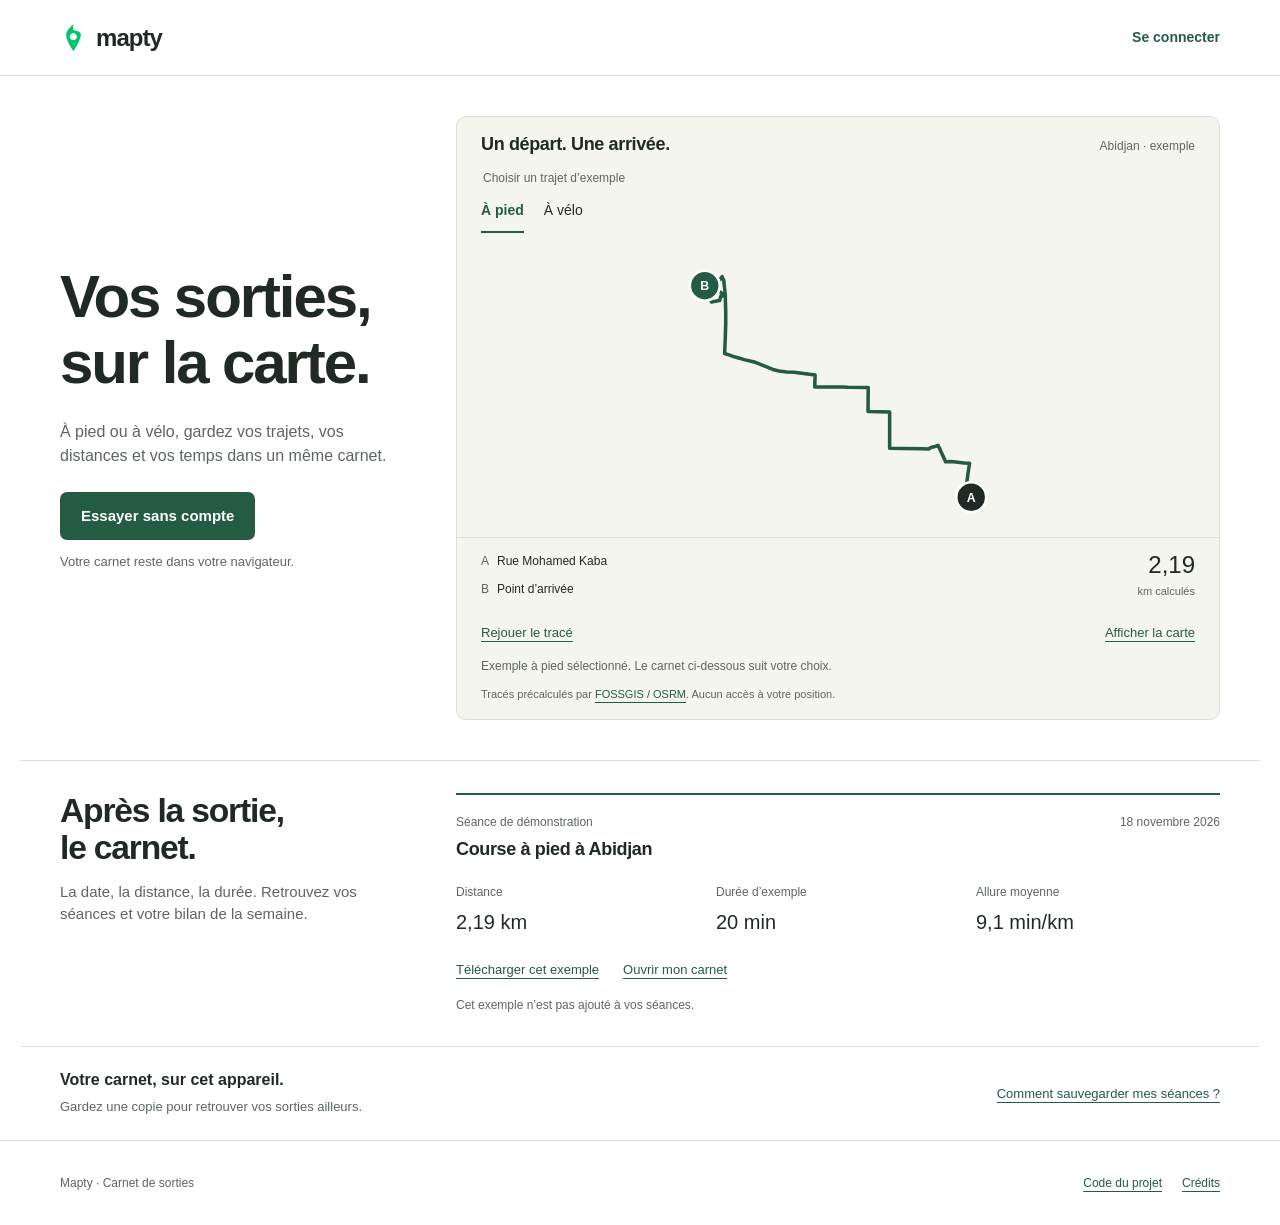
<file: index.html>
<!doctype html>
<html lang="fr"><head><meta charset="utf-8"><meta name="viewport" content="width=device-width,initial-scale=1"><meta name="referrer" content="strict-origin-when-cross-origin"><meta name="description" content="Mapty : essayez un trajet à pied ou à vélo, puis gardez vos sorties dans votre carnet."><title>Mapty · Vos sorties, sur la carte</title><link rel="icon" href="icon.png"><link rel="stylesheet" href="accueil.css?v=vivant-2"><script type="module" src="accueil.js?v=vivant-2"></script></head>
<body class="home-live">
<a class="skip-link" href="#contenu">Aller au contenu</a>
<header class="site-header"><a class="brand" href="index.html" aria-label="Mapty, accueil"><img src="icon.png" width="27" height="27" alt="">mapty</a><nav aria-label="Navigation principale"><a href="connexion.html">Se connecter</a></nav></header>
<main id="contenu">
  <section class="hero wrap" aria-labelledby="titre-accueil">
    <div class="hero-copy"><h1 id="titre-accueil">Vos sorties,<br>sur la carte.</h1><p>À pied ou à vélo, gardez vos trajets, vos distances et vos temps dans un même carnet.</p><a class="button primary" href="journal.html">Essayer sans compte</a><p class="small-note">Votre carnet reste dans votre navigateur.</p></div>
    <section class="route-demo" aria-labelledby="demo-title">
      <div class="demo-heading"><h2 id="demo-title">Un départ. Une arrivée.</h2><span>Abidjan · exemple</span></div>
      <fieldset class="demo-sports" disabled><legend>Choisir un trajet d’exemple</legend><label><input type="radio" name="demo-sport" value="running" checked><span>À pied</span></label><label><input type="radio" name="demo-sport" value="cycling"><span>À vélo</span></label></fieldset>
      <div class="demo-stage"><svg class="demo-svg" viewBox="0 0 600 340" role="img" aria-label="Aperçu du trajet A/B à Abidjan"><path id="route-guide" fill="none" stroke="#c6d6c9" stroke-width="3"/><path id="route-line" fill="none" stroke="#245b43" stroke-width="4" stroke-linecap="round" stroke-linejoin="round"/><g id="pin-a"><circle r="17" fill="#202923" stroke="white" stroke-width="3"/><text y="5" text-anchor="middle" fill="white" font-size="14" font-weight="600">A</text></g><g id="pin-b"><circle r="17" fill="#245b43" stroke="white" stroke-width="3"/><text y="5" text-anchor="middle" fill="white" font-size="14" font-weight="600">B</text></g></svg><div id="demo-map" aria-label="Carte du trajet d’exemple" hidden></div><p id="map-error" class="demo-map-error" role="status" hidden></p></div>
      <div class="route-readout"><p><span>A</span><strong id="demo-start">Départ</strong></p><p><span>B</span><strong id="demo-end">Arrivée</strong></p><p class="route-distance"><strong id="demo-distance">…</strong><span>km calculés</span></p></div>
      <div class="demo-actions"><button type="button" id="replay-route" class="text-action" disabled>Rejouer le tracé</button><button type="button" id="show-demo-map" class="text-action" disabled>Afficher la carte</button></div>
      <p id="demo-status" class="demo-status" role="status">Chargement des trajets d’exemple…</p><p class="demo-source">Tracés précalculés par <a href="https://routing.openstreetmap.de/about.html" target="_blank" rel="noopener">FOSSGIS / OSRM</a>. Aucun accès à votre position.</p>
    </section>
  </section>
  <section class="journal-demo wrap" aria-labelledby="titre-carnet">
    <div class="journal-intro"><h2 id="titre-carnet">Après la sortie,<br>le carnet.</h2><p>La date, la distance, la durée. Retrouvez vos séances et votre bilan de la semaine.</p></div>
    <article class="sample-session" aria-labelledby="sample-title"><div class="sample-title-row"><div><p class="sample-label">Séance de démonstration</p><h3 id="sample-title">Course à pied à Abidjan</h3></div><span class="sample-date">18 novembre 2026</span></div><dl><div><dt>Distance</dt><dd id="sample-distance">…</dd></div><div><dt>Durée d’exemple</dt><dd id="sample-duration">…</dd></div><div><dt id="sample-rate-label">Allure moyenne</dt><dd id="sample-rate">…</dd></div></dl><div class="sample-actions"><button type="button" id="download-sample" class="text-action" disabled>Télécharger cet exemple</button><a href="journal.html">Ouvrir mon carnet</a></div><p class="sample-disclaimer">Cet exemple n’est pas ajouté à vos séances.</p></article>
  </section>
  <section class="storage-strip wrap" aria-labelledby="titre-sauvegarde"><div><h2 id="titre-sauvegarde">Votre carnet, sur cet appareil.</h2><p>Gardez une copie pour retrouver vos sorties ailleurs.</p></div><details class="save-help"><summary>Comment sauvegarder mes séances ?</summary><p>Dans le carnet : <strong>Options</strong>, puis <strong>Exporter mes séances</strong>. Conservez le fichier. Sur un autre navigateur, choisissez <strong>Importer une sauvegarde</strong>.</p></details></section>
</main>
<footer class="site-footer"><span>Mapty · Carnet de sorties</span><nav aria-label="Informations"><a href="https://github.com/v2r2y2/mapty-portfolio" target="_blank" rel="noopener">Code du projet</a><a href="credits.html">Crédits</a></nav></footer>
</body></html>
</file>
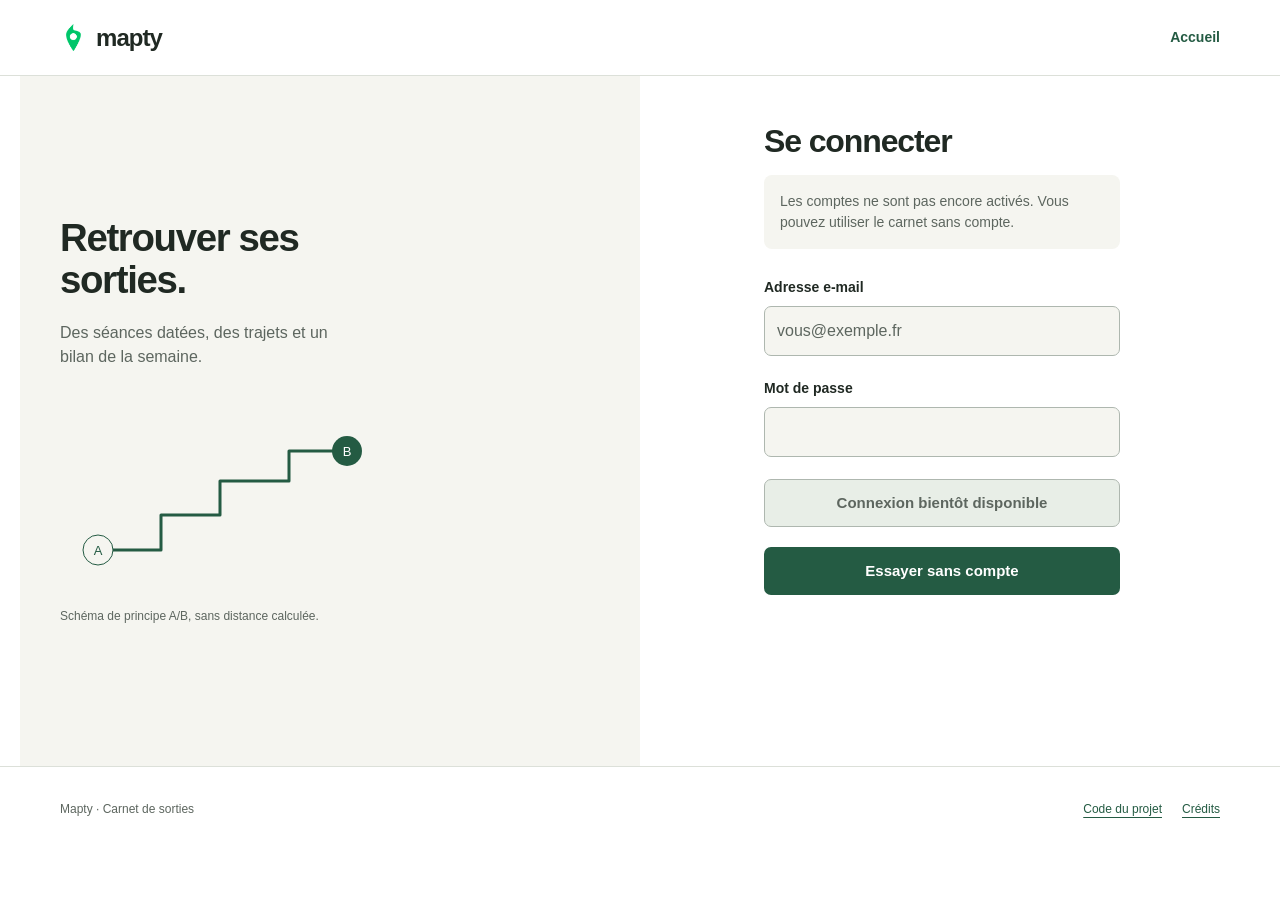
<file: connexion.html>
<!doctype html><html lang="fr"><head><meta charset="utf-8"><meta name="viewport" content="width=device-width,initial-scale=1"><title>Connexion · Mapty</title><link rel="icon" href="icon.png"><link rel="stylesheet" href="accueil.css?v=accueil-1"><script src="connexion.js?v=accueil-1" defer></script></head><body>
<a class="skip-link" href="#connexion">Aller au contenu</a>
<header class="site-header"><a class="brand" href="index.html"><img src="icon.png" width="27" height="27" alt="">mapty</a><nav aria-label="Navigation principale"><a href="index.html">Accueil</a></nav></header>
<main class="login-layout wrap" id="connexion"><aside class="login-story"><h2>Retrouver ses sorties.</h2><p>Des séances datées, des trajets et un bilan de la semaine.</p><figure class="route-example"><svg viewBox="0 0 340 190" aria-hidden="true"><path d="M38 145H101V110H160V76H229V46H287" fill="none" stroke="currentColor" stroke-width="3" stroke-linejoin="round"/><circle cx="38" cy="145" r="15" fill="#f5f5f0" stroke="currentColor"/><text x="38" y="150" text-anchor="middle" font-size="13" fill="currentColor">A</text><circle cx="287" cy="46" r="15" fill="#245b43"/><text x="287" y="51" text-anchor="middle" font-size="13" fill="white">B</text></svg><figcaption>Schéma de principe A/B, sans distance calculée.</figcaption></figure></aside>
<section class="login-panel" aria-labelledby="titre-connexion"><h1 id="titre-connexion">Se connecter</h1><p class="account-notice" id="account-notice">Les comptes ne sont pas encore activés. Vous pouvez utiliser le carnet sans compte.</p><form class="unavailable-form" aria-describedby="account-notice"><label for="email">Adresse e-mail</label><input id="email" type="email" disabled placeholder="vous@exemple.fr"><label for="password">Mot de passe</label><input id="password" type="password" disabled><button class="button" type="submit" disabled>Connexion bientôt disponible</button></form><a class="button primary" href="journal.html">Essayer sans compte</a></section></main>
<footer class="site-footer"><span>Mapty · Carnet de sorties</span><nav aria-label="Informations"><a href="https://github.com/v2r2y2/mapty-portfolio" target="_blank" rel="noopener">Code du projet</a><a href="credits.html">Crédits</a></nav></footer></body></html>
</file>
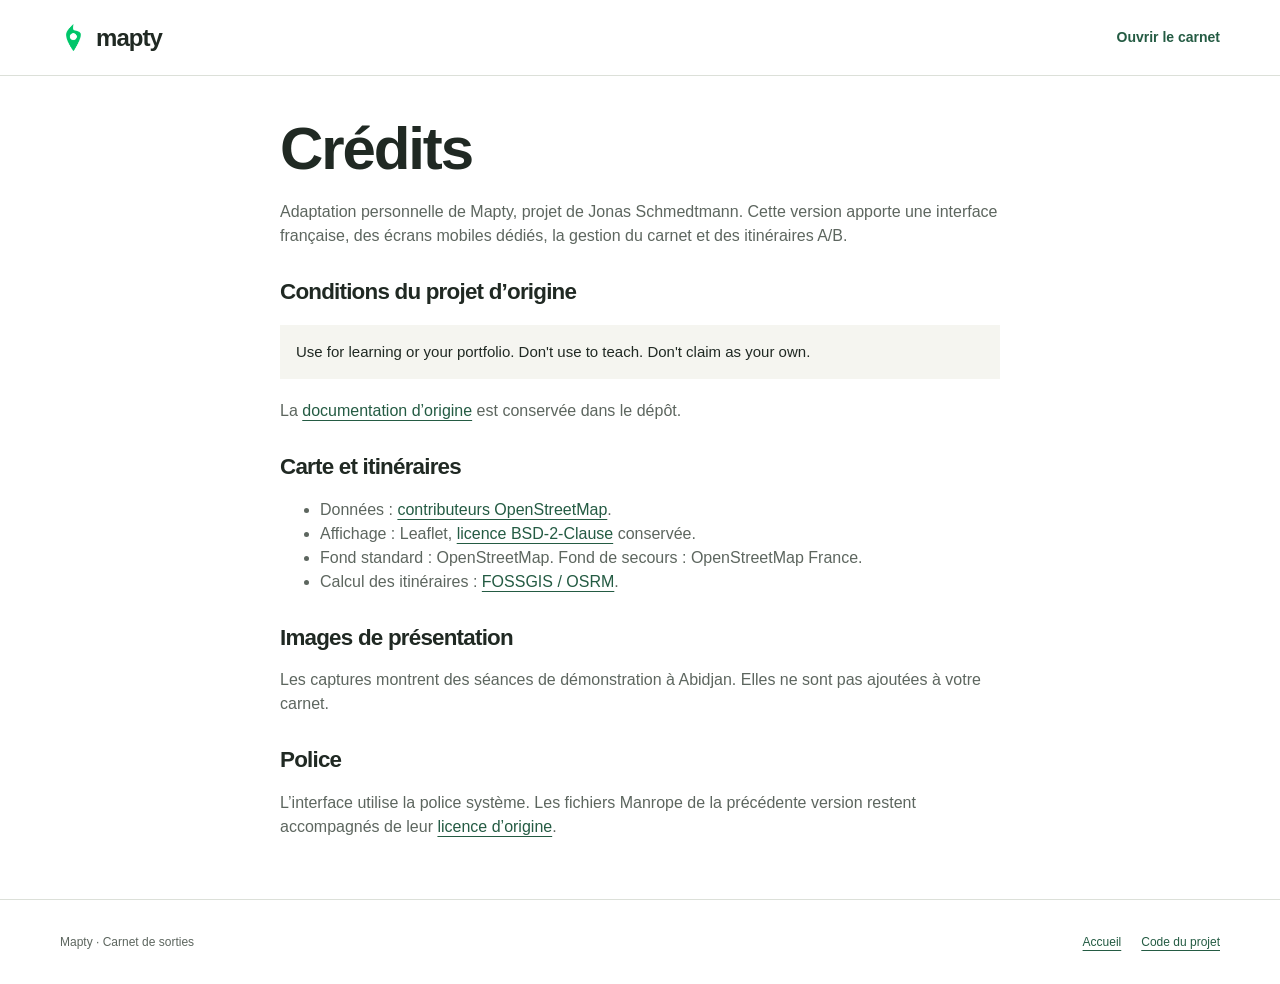
<file: credits.html>
<!doctype html><html lang="fr"><head><meta charset="utf-8"><meta name="viewport" content="width=device-width,initial-scale=1"><title>Crédits · Mapty</title><link rel="icon" href="icon.png"><link rel="stylesheet" href="accueil.css?v=accueil-1"></head><body><header class="site-header"><a class="brand" href="index.html"><img src="icon.png" width="27" height="27" alt="">mapty</a><nav aria-label="Navigation principale"><a href="journal.html">Ouvrir le carnet</a></nav></header><main class="credits-content wrap"><h1>Crédits</h1><p>Adaptation personnelle de Mapty, projet de Jonas Schmedtmann. Cette version apporte une interface française, des écrans mobiles dédiés, la gestion du carnet et des itinéraires A/B.</p><h2>Conditions du projet d’origine</h2><blockquote>Use for learning or your portfolio. Don't use to teach. Don't claim as your own.</blockquote><p>La <a href="https://github.com/v2r2y2/mapty-portfolio/blob/main/COURSE_README.md" target="_blank" rel="noopener">documentation d’origine</a> est conservée dans le dépôt.</p><h2>Carte et itinéraires</h2><ul><li>Données : <a href="https://www.openstreetmap.org/copyright" target="_blank" rel="noopener">contributeurs OpenStreetMap</a>.</li><li>Affichage : Leaflet, <a href="vendor/leaflet/LICENSE">licence BSD-2-Clause</a> conservée.</li><li>Fond standard : OpenStreetMap. Fond de secours : OpenStreetMap France.</li><li>Calcul des itinéraires : <a href="https://routing.openstreetmap.de/about.html" target="_blank" rel="noopener">FOSSGIS / OSRM</a>.</li></ul><h2>Images de présentation</h2><p>Les captures montrent des séances de démonstration à Abidjan. Elles ne sont pas ajoutées à votre carnet.</p><h2>Police</h2><p>L’interface utilise la police système. Les fichiers Manrope de la précédente version restent accompagnés de leur <a href="vendor/fonts/OFL.txt">licence d’origine</a>.</p></main><footer class="site-footer"><span>Mapty · Carnet de sorties</span><nav aria-label="Informations"><a href="index.html">Accueil</a><a href="https://github.com/v2r2y2/mapty-portfolio" target="_blank" rel="noopener">Code du projet</a></nav></footer></body></html>
</file>
<file: accueil.css>
:root {
  color-scheme: light;
  --paper:#f5f5f0; --surface:#fff; --ink:#202923; --muted:#5d665f;
  --line:#dce0d9; --accent:#245b43; --focus:#98500e;
  font:100%/1.5 -apple-system,BlinkMacSystemFont,'Helvetica Neue',Arial,sans-serif;
}
* { box-sizing:border-box; }
body { margin:0; color:var(--ink); background:var(--surface); }
button,input { font:inherit; }
a { color:var(--accent); text-underline-offset:4px; }
a[href],button,summary { cursor:pointer; }
button,a { touch-action:manipulation; }
:focus-visible { outline:3px solid var(--focus); outline-offset:4px; }
::selection { background:#d0e4d2; color:var(--ink); }
[hidden] { display:none!important; }
h1,h2,p,figure { margin:0; }
h1,h2 { letter-spacing:-.035em; line-height:1.1; font-weight:650; }
h1 { font-size:2.5rem; }
h2 { font-size:2rem; }
img { max-width:100%; height:auto; display:block; }
.skip-link { position:absolute; left:16px; top:-100px; z-index:10; background:white; padding:12px; }
.skip-link:focus { top:8px; }
.site-header { min-height:76px; border-bottom:1px solid var(--line); display:flex; align-items:center; justify-content:space-between; gap:20px; padding:12px 24px; }
.site-header { flex-wrap:wrap; }
.brand { display:flex; gap:9px; align-items:center; min-height:44px; color:var(--ink); text-decoration:none; font-size:1.5rem; font-weight:650; letter-spacing:-.04em; }
.brand img { width:27px; height:27px; }
.site-header nav a { display:flex; align-items:center; min-height:44px; font-size:.875rem; font-weight:550; text-decoration:none; }
.site-header nav a:hover { text-decoration:underline; }
.wrap { max-width:1240px; margin-inline:auto; padding-inline:24px; }
.hero { padding-top:40px; padding-bottom:40px; }
.hero-copy>p { margin-top:24px; color:var(--muted); max-width:38ch; }
.button { display:inline-flex; justify-content:center; align-items:center; min-height:48px; border:1px solid transparent; border-radius:7px; padding:11px 20px; font-size:.9375rem; font-weight:600; text-decoration:none; }
.primary { background:var(--accent); color:white; }
.primary:hover { background:#194833; }
.button:active:not(:disabled) { transform:translateY(1px); }
.hero-copy>.button { margin-top:24px; }
.hero-copy>.small-note { font-size:.8125rem; margin-top:12px; }
figcaption { color:var(--muted); font-size:.75rem; margin-top:12px; }
.save-help summary { display:flex; align-items:center; min-height:44px; font-size:.875rem; color:var(--accent); text-decoration:underline; text-underline-offset:4px; }
.save-help summary:hover { color:var(--ink); }
.save-help p { font-size:.875rem; padding-top:12px; }
.site-footer { border-top:1px solid var(--line); display:flex; flex-wrap:wrap; align-items:center; justify-content:space-between; gap:16px; padding:20px 24px; font-size:.75rem; color:var(--muted); }
.site-footer nav { display:flex; gap:20px; flex-wrap:wrap; }
.site-footer a { display:inline-flex; min-height:44px; align-items:center; }
.login-layout { padding-top:36px; padding-bottom:48px; }
.login-story { display:none; }
.login-panel { max-width:400px; margin:auto; }
.login-panel h1 { font-size:2rem; }
.account-notice { margin-top:16px; background:var(--paper); padding:16px; border-radius:8px; color:var(--muted); font-size:.875rem; }
.account-notice a { display:inline-flex; align-items:center; min-height:44px; }
.unavailable-form { margin-top:28px; }
.unavailable-form label { display:block; font-weight:550; font-size:.875rem; margin-bottom:8px; }
.unavailable-form input { width:100%; min-width:0; min-height:48px; padding:12px; border:1px solid #aeb7af; border-radius:7px; margin-bottom:22px; color:var(--muted); background:var(--paper); font-size:1rem; }
.unavailable-form input::placeholder { color:var(--muted); opacity:1; }
.unavailable-form button { width:100%; background:#e8eee7; color:var(--muted); cursor:not-allowed; border-color:#aeb7af; }
.login-panel>.button { width:100%; margin-top:20px; }
.route-example { color:var(--accent); margin-top:36px; max-width:340px; }
.route-example svg { width:100%; height:190px; display:block; }
.credits-content { padding-top:40px; padding-bottom:60px; max-width:800px; }
.credits-content h2 { font-size:1.4rem; margin-top:32px; }
.credits-content p,.credits-content ul { margin-top:18px; color:var(--muted); }
.credits-content blockquote { margin:20px 0; padding:16px; background:var(--paper); font-size:.9375rem; }
@media(min-width:650px) {
  .site-header,.site-footer { padding-inline:40px; }
  .wrap { padding-inline:40px; }
  .hero { padding-top:56px; padding-bottom:56px; }
  h1 { font-size:3.5rem; }
  .hero-copy { max-width:640px; }
  .login-layout { padding-top:60px; padding-bottom:72px; }
  .login-panel { max-width:420px; }
}
@media(min-width:1060px) {
  .site-header,.site-footer { padding-inline:max(40px,calc((100vw - 1160px)/2)); }
  .hero { display:grid; grid-template-columns:340px minmax(0,1fr); gap:56px; align-items:center; padding-top:72px; padding-bottom:64px; }
  h1 { font-size:3.75rem; }
  .login-layout { display:grid; grid-template-columns:1fr 1fr; min-height:690px; padding-block:0; }
  .login-story { display:flex; flex-direction:column; justify-content:center; background:var(--paper); padding:56px 56px 56px 40px; margin-left:-40px; }
  .login-story h2 { max-width:12ch; font-size:2.4rem; }
  .login-story>p { margin-top:20px; color:var(--muted); max-width:34ch; }
  .login-panel { width:100%; max-width:380px; margin:48px auto; padding-left:24px; }
}
@media(prefers-reduced-motion:reduce) { * { scroll-behavior:auto!important; transition:none!important; } .button:active:not(:disabled) { transform:none; } }

/* La démonstration remplace les captures de téléphone et leurs longues sections. */
.home-live .hero { padding-top:32px; padding-bottom:32px; }
.route-demo { background:var(--paper); border:1px solid var(--line); border-radius:10px; margin-top:28px; min-width:0; overflow:hidden; }
.demo-heading { display:flex; justify-content:space-between; align-items:baseline; flex-wrap:wrap; gap:8px 16px; padding:18px 18px 0; }
.demo-heading h2 { font-size:1.125rem; letter-spacing:-.02em; }
.demo-heading>span { color:var(--muted); font-size:.75rem; }
.demo-sports { display:flex; border:0; padding:0 18px; margin:14px 0 0; gap:20px; min-width:0; }
.demo-sports legend { color:var(--muted); font-size:.75rem; margin-bottom:2px; }
.demo-sports label { position:relative; cursor:pointer; }
.demo-sports input { position:absolute; inset:0; opacity:0; margin:0; cursor:pointer; }
.demo-sports label span { display:flex; align-items:center; min-height:44px; border-bottom:2px solid transparent; font-size:.875rem; }
.demo-sports input:checked+span { color:var(--accent); border-color:var(--accent); font-weight:600; }
.demo-sports input:focus-visible+span { outline:3px solid var(--focus); outline-offset:3px; }
.demo-sports:disabled { opacity:.6; }
.demo-stage { position:relative; height:244px; margin-top:4px; }
.demo-svg { display:block; width:100%; height:100%; }
#demo-map { height:100%; width:100%; background:#dce5da; }
.demo-map-error { position:absolute; left:12px; right:12px; bottom:28px; z-index:500; font-size:.8125rem; color:var(--ink); background:white; border-radius:7px; padding:10px 12px; }
.route-readout { display:grid; grid-template-columns:minmax(0,1fr) auto; gap:6px 14px; padding:14px 18px 8px; border-top:1px solid var(--line); }
.route-readout>p:not(.route-distance) { display:flex; align-items:baseline; gap:8px; min-width:0; font-size:.75rem; }
.route-readout>p>span { color:var(--muted); }
.route-readout>p>strong { font-weight:500; overflow-wrap:anywhere; }
.route-readout>.route-distance { grid-column:2; grid-row:1 / 3; text-align:right; align-self:center; }
.route-distance strong { font-size:1.5rem; display:block; line-height:1.1; font-variant-numeric:tabular-nums; }
.route-distance>span { font-size:.6875rem; }
.demo-actions { display:flex; flex-wrap:wrap; justify-content:space-between; gap:0 16px; padding:0 18px; }
.text-action { font:inherit; border:0; background:none; color:var(--accent); padding:8px 0; min-height:44px; font-size:.8125rem; text-decoration:underline; text-underline-offset:4px; }
.text-action:hover:not(:disabled) { color:var(--ink); }
.text-action:disabled { opacity:.5; cursor:not-allowed; }
.demo-status { padding:3px 18px 0; min-height:26px; font-size:.75rem; color:var(--muted); }
.demo-source { padding:6px 18px 16px; color:var(--muted); font-size:.6875rem; }
.demo-pin { background:none; border:0; }
.demo-pin>span { display:grid; place-items:center; width:32px; height:32px; border-radius:50%; color:white; background:var(--ink); border:3px solid white; font-size:13px; font-weight:600; }
.demo-pin-b>span { background:var(--accent); }
.route-demo .leaflet-control-zoom a { width:44px; height:44px; line-height:44px; }
.journal-demo { padding-top:28px; padding-bottom:28px; border-top:1px solid var(--line); }
.journal-intro h2 { font-size:1.7rem; }
.journal-intro>p { color:var(--muted); font-size:.9375rem; max-width:40ch; margin-top:14px; }
.sample-session { min-width:0; margin-top:24px; border-top:2px solid var(--accent); padding-top:18px; }
.sample-title-row { display:flex; justify-content:space-between; gap:10px 20px; flex-wrap:wrap; }
.sample-label,.sample-date { color:var(--muted); font-size:.75rem; }
.sample-title-row h3 { margin:7px 0 0; font-size:1.125rem; line-height:1.3; letter-spacing:-.02em; font-weight:600; }
.sample-session dl { display:grid; grid-template-columns:repeat(2,minmax(0,1fr)); gap:16px; margin:22px 0 10px; }
.sample-session dl>div:last-child { grid-column:1 / -1; }
.sample-session dt { color:var(--muted); font-size:.75rem; }
.sample-session dd { margin:6px 0 0; font-size:1.25rem; font-variant-numeric:tabular-nums; overflow-wrap:anywhere; }
.sample-actions { display:flex; flex-wrap:wrap; align-items:center; gap:0 24px; }
.sample-actions a { display:inline-flex; align-items:center; min-height:44px; font-size:.8125rem; }
.sample-disclaimer { color:var(--muted); font-size:.75rem; margin-top:5px; }
.storage-strip { display:flex; flex-wrap:wrap; justify-content:space-between; gap:16px 30px; padding-top:24px; padding-bottom:24px; border-top:1px solid var(--line); }
.storage-strip h2 { font-size:1rem; letter-spacing:0; }
.storage-strip>div>p { color:var(--muted); font-size:.8125rem; margin-top:8px; }
.storage-strip .save-help { max-width:54ch; }
.storage-strip .save-help summary { font-size:.8125rem; }
@media(min-width:650px) {
  .home-live .hero { padding-top:40px; padding-bottom:40px; }
  .home-live .hero-copy { max-width:640px; }
  .demo-stage { height:310px; }
  .demo-heading,.demo-sports { padding-inline:24px; }
  .route-readout,.demo-actions { padding-inline:24px; }
  .demo-status { padding-inline:24px; }
  .demo-source { padding-inline:24px; }
  .sample-session dl { grid-template-columns:repeat(3,minmax(0,1fr)); }
  .sample-session dl>div:last-child { grid-column:auto; }
  .journal-demo { display:grid; grid-template-columns:minmax(0,.8fr) minmax(0,1.4fr); gap:40px; align-items:start; padding-block:32px; }
  .sample-session { margin:0; }
}
@media(min-width:1060px) {
  .home-live .hero { grid-template-columns:340px minmax(0,1fr); gap:56px; padding-top:40px; padding-bottom:40px; }
  .route-demo { margin-top:0; }
  .demo-stage { height:300px; }
  .journal-demo { grid-template-columns:340px minmax(0,1fr); gap:56px; padding-block:32px; }
  .journal-intro h2 { font-size:2.1rem; }
  .storage-strip { align-items:center; }
}
</file>
